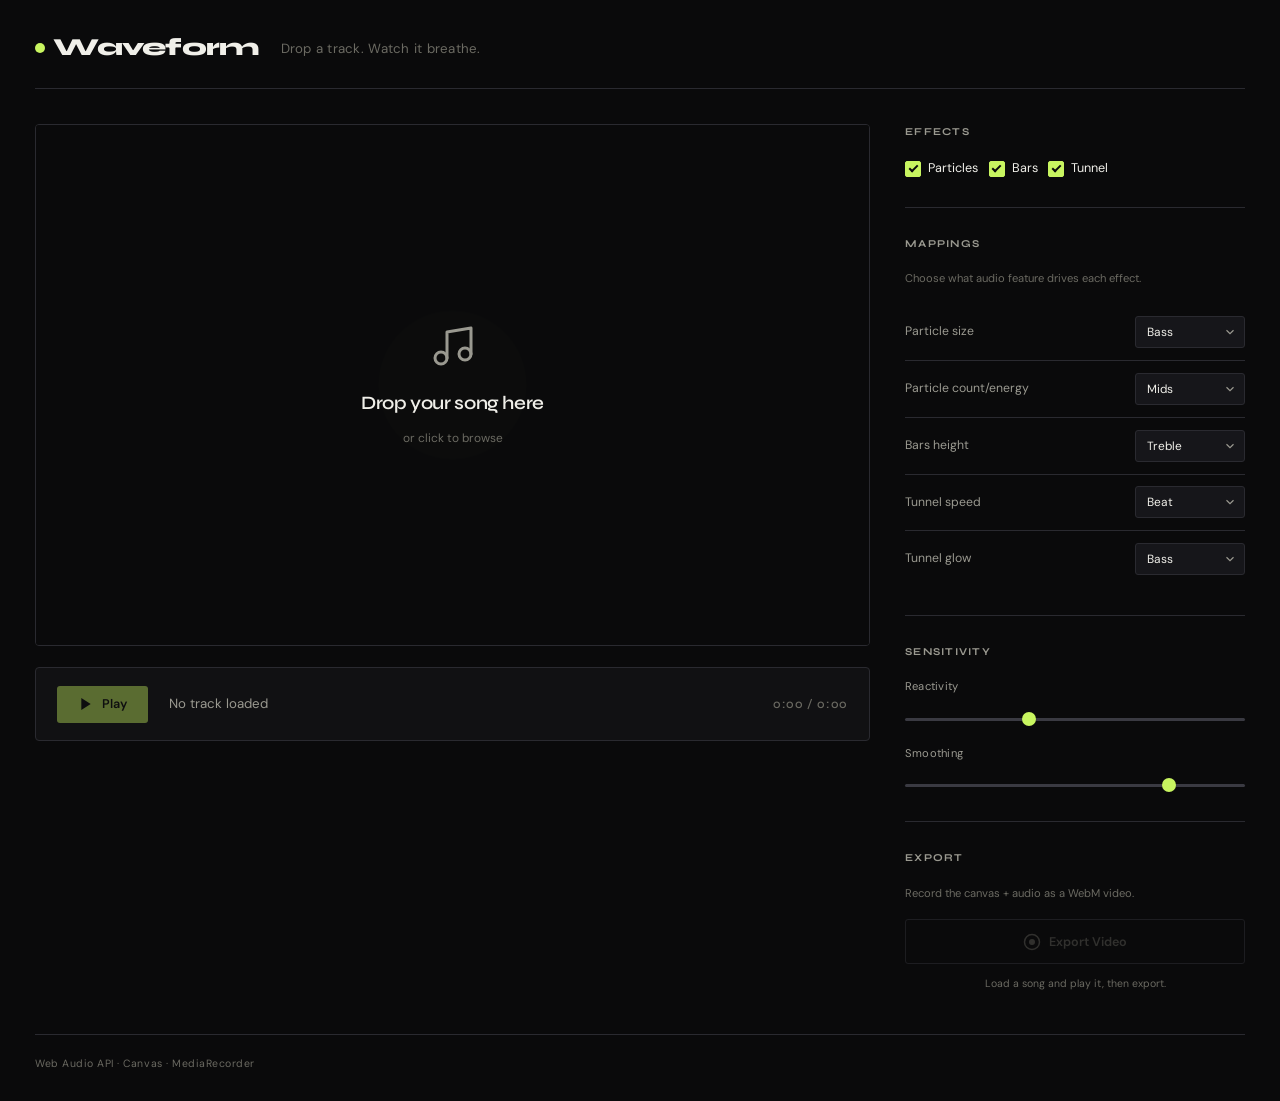
<file: music-visualizer-app/index.html>
<!DOCTYPE html>
<html lang="en">
<head>
  <meta charset="UTF-8">
  <meta name="viewport" content="width=device-width, initial-scale=1.0">
  <title>Music Visualizer</title>
  <link rel="preconnect" href="https://fonts.googleapis.com">
  <link rel="preconnect" href="https://fonts.gstatic.com" crossorigin>
  <link href="https://fonts.googleapis.com/css2?family=Syne:wght@400;600;700;800&family=DM+Sans:wght@400;500;600&display=swap" rel="stylesheet">
  <link rel="stylesheet" href="style.css">
</head>
<body>
  <div class="app">
    <header class="header">
      <div class="logo">
        <span class="logo-dot"></span>
        <span class="logo-text">Waveform</span>
      </div>
      <p class="tagline">Drop a track. Watch it breathe.</p>
    </header>

    <main class="main-grid">
      <!-- Left: Canvas + controls -->
      <section class="visual-panel">
        <div class="canvas-wrap" id="dropZone">
          <canvas id="visualizer"></canvas>
          <div class="drop-overlay" id="dropOverlay">
            <div class="drop-icon">
              <svg viewBox="0 0 24 24" fill="none" stroke="currentColor" stroke-width="1.5" stroke-linecap="round" stroke-linejoin="round">
                <path d="M9 18V5l12-2v13"></path>
                <circle cx="6" cy="18" r="3"></circle>
                <circle cx="18" cy="16" r="3"></circle>
              </svg>
            </div>
            <p class="drop-title">Drop your song here</p>
            <p class="drop-sub">or click to browse</p>
            <input type="file" id="audioFile" accept="audio/*" hidden>
          </div>
        </div>

        <div class="transport">
          <button class="btn-play" id="playBtn" disabled>
            <span class="play-icon" id="playIcon">
              <svg viewBox="0 0 24 24" fill="currentColor"><polygon points="5,3 19,12 5,21"></polygon></svg>
            </span>
            <span id="playLabel">Play</span>
          </button>
          <div class="track-info" id="trackInfo">
            <span class="track-name" id="trackName">No track loaded</span>
          </div>
          <div class="time-display" id="timeDisplay">0:00 / 0:00</div>
        </div>
      </section>

      <!-- Right: Controls -->
      <aside class="controls-panel">
        <div class="panel-section">
          <h2 class="section-title">Effects</h2>
          <div class="toggle-group">
            <label class="toggle-item">
              <input type="checkbox" id="fxParticles" checked>
              <span class="toggle-label">Particles</span>
            </label>
            <label class="toggle-item">
              <input type="checkbox" id="fxBars" checked>
              <span class="toggle-label">Bars</span>
            </label>
            <label class="toggle-item">
              <input type="checkbox" id="fxTunnel" checked>
              <span class="toggle-label">Tunnel</span>
            </label>
          </div>
        </div>

        <div class="panel-section">
          <h2 class="section-title">Mappings</h2>
          <p class="section-hint">Choose what audio feature drives each effect.</p>

          <div class="mapping-row">
            <span class="mapping-label">Particle size</span>
            <select id="mapParticleSize" class="mapping-select">
              <option value="bass" selected>Bass</option>
              <option value="mids">Mids</option>
              <option value="treble">Treble</option>
              <option value="beat">Beat</option>
            </select>
          </div>
          <div class="mapping-row">
            <span class="mapping-label">Particle count/energy</span>
            <select id="mapParticleCount" class="mapping-select">
              <option value="bass">Bass</option>
              <option value="mids" selected>Mids</option>
              <option value="treble">Treble</option>
              <option value="beat">Beat</option>
            </select>
          </div>
          <div class="mapping-row">
            <span class="mapping-label">Bars height</span>
            <select id="mapBars" class="mapping-select">
              <option value="bass">Bass</option>
              <option value="mids">Mids</option>
              <option value="treble" selected>Treble</option>
              <option value="beat">Beat</option>
            </select>
          </div>
          <div class="mapping-row">
            <span class="mapping-label">Tunnel speed</span>
            <select id="mapTunnelSpeed" class="mapping-select">
              <option value="bass">Bass</option>
              <option value="mids">Mids</option>
              <option value="treble">Treble</option>
              <option value="beat" selected>Beat</option>
            </select>
          </div>
          <div class="mapping-row">
            <span class="mapping-label">Tunnel glow</span>
            <select id="mapTunnelGlow" class="mapping-select">
              <option value="bass" selected>Bass</option>
              <option value="mids">Mids</option>
              <option value="treble">Treble</option>
              <option value="beat">Beat</option>
            </select>
          </div>
        </div>

        <div class="panel-section">
          <h2 class="section-title">Sensitivity</h2>
          <div class="slider-row">
            <label for="sensitivity">Reactivity</label>
            <input type="range" id="sensitivity" min="0.5" max="3" step="0.1" value="1.4">
          </div>
          <div class="slider-row">
            <label for="smoothness">Smoothing</label>
            <input type="range" id="smoothness" min="0" max="0.95" step="0.05" value="0.75">
          </div>
        </div>

        <div class="panel-section export-section">
          <h2 class="section-title">Export</h2>
          <p class="section-hint">Record the canvas + audio as a WebM video.</p>
          <button class="btn-export" id="exportBtn" disabled>
            <svg viewBox="0 0 24 24" fill="none" stroke="currentColor" stroke-width="2" stroke-linecap="round" stroke-linejoin="round">
              <circle cx="12" cy="12" r="10"></circle>
              <circle cx="12" cy="12" r="3" fill="currentColor"></circle>
            </svg>
            <span id="exportLabel">Export Video</span>
          </button>
          <p class="export-note" id="exportNote">Load a song and play it, then export.</p>
        </div>
      </aside>
    </main>

    <footer class="footer">
      <span>Web Audio API · Canvas · MediaRecorder</span>
    </footer>
  </div>

  <script src="app.js"></script>
</body>
</html>
</file>
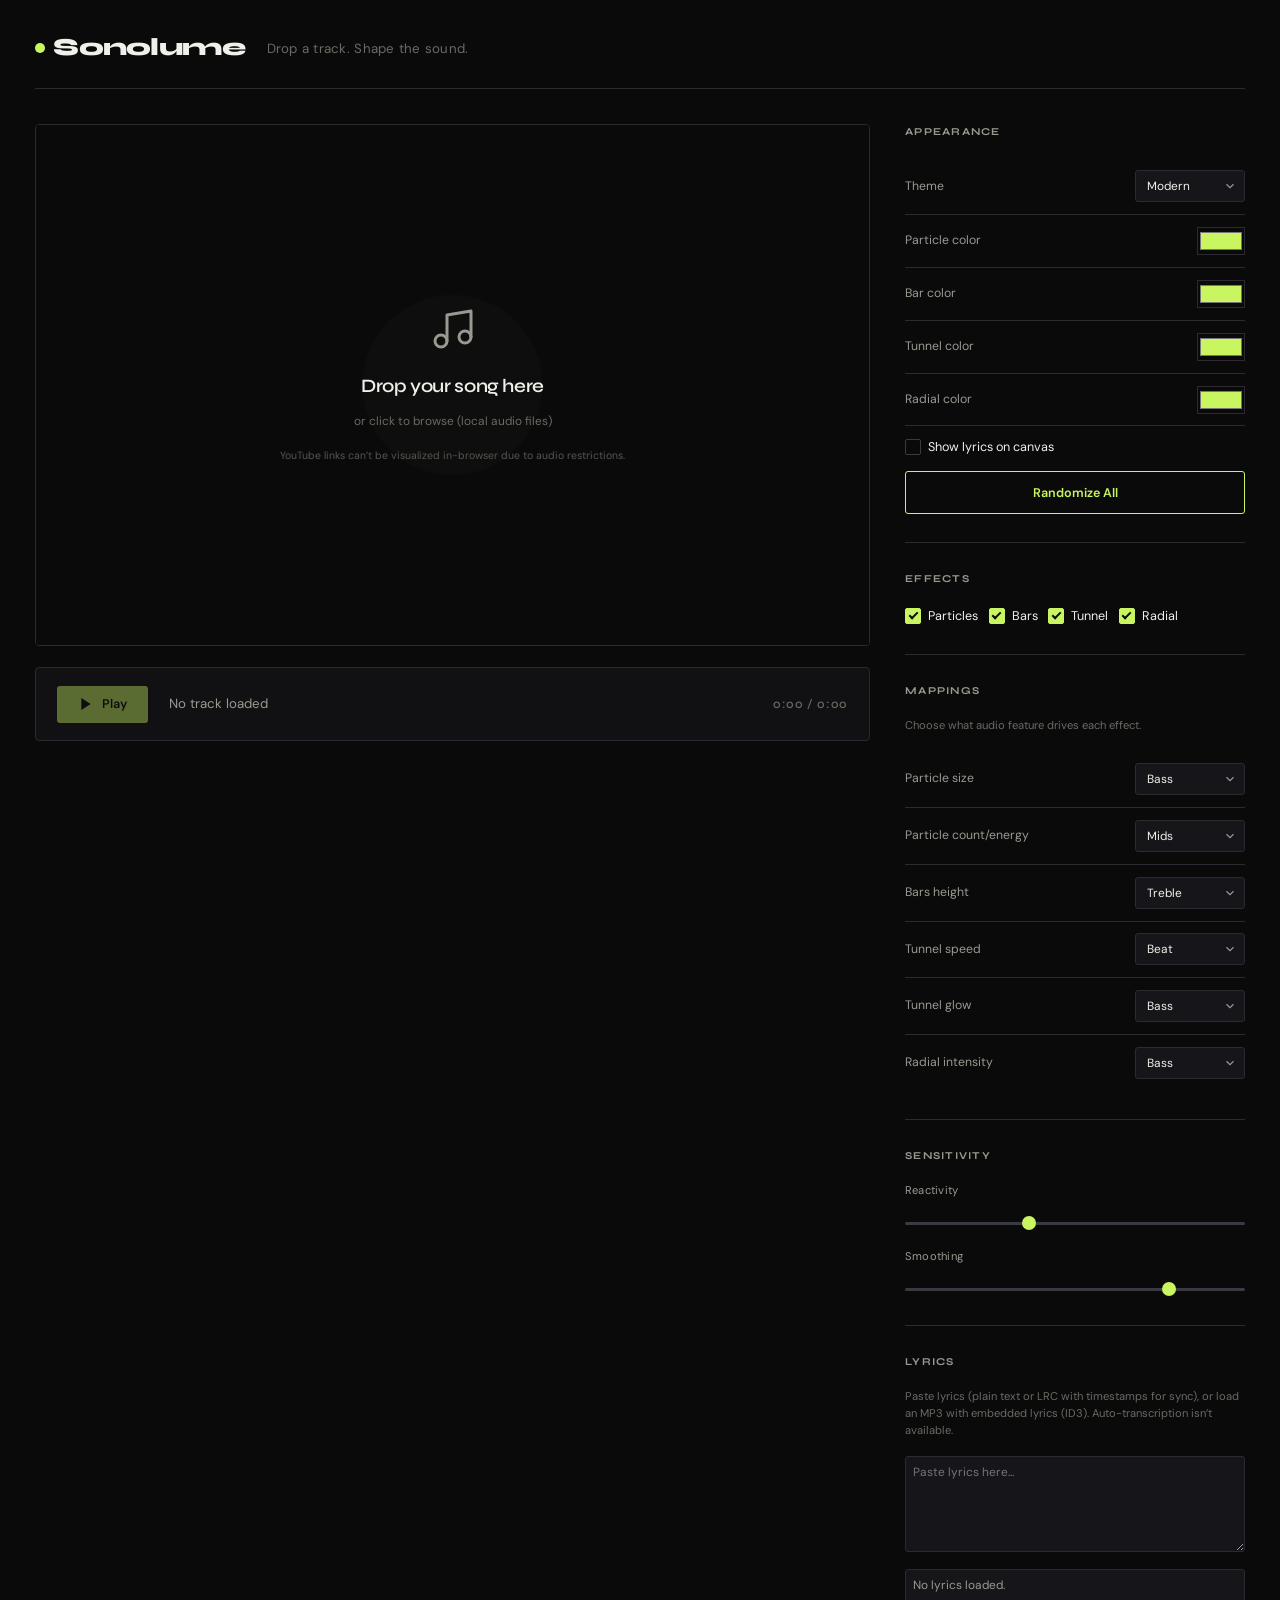
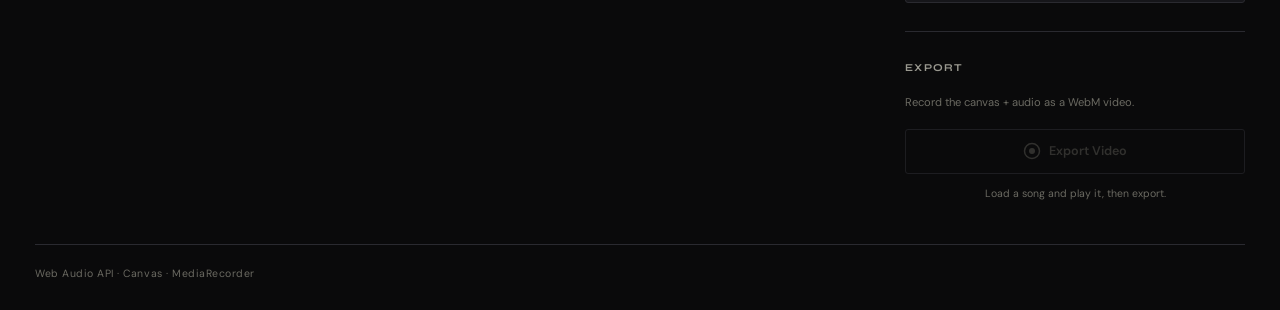
<file: sonolume-music-visualizer/music-visualizer-app/index.html>
<!DOCTYPE html>
<html lang="en">
<head>
  <meta charset="UTF-8">
  <meta name="viewport" content="width=device-width, initial-scale=1.0">
  <title>Sonolume</title>
  <link rel="preconnect" href="https://fonts.googleapis.com">
  <link rel="preconnect" href="https://fonts.gstatic.com" crossorigin>
  <link href="https://fonts.googleapis.com/css2?family=Syne:wght@400;600;700;800&family=DM+Sans:wght@400;500;600&display=swap" rel="stylesheet">
  <link rel="stylesheet" href="style.css">
</head>
<body>
  <div class="app">
    <header class="header">
      <div class="logo">
        <span class="logo-dot"></span>
        <span class="logo-text">Sonolume</span>
      </div>
      <p class="tagline">Drop a track. Shape the sound.</p>
    </header>

    <main class="main-grid">
      <!-- Left: Canvas + controls -->
      <section class="visual-panel">
        <div class="canvas-wrap" id="dropZone">
          <canvas id="visualizer"></canvas>
          <div class="drop-overlay" id="dropOverlay">
            <div class="drop-icon">
              <svg viewBox="0 0 24 24" fill="none" stroke="currentColor" stroke-width="1.5" stroke-linecap="round" stroke-linejoin="round">
                <path d="M9 18V5l12-2v13"></path>
                <circle cx="6" cy="18" r="3"></circle>
                <circle cx="18" cy="16" r="3"></circle>
              </svg>
            </div>
            <p class="drop-title">Drop your song here</p>
            <p class="drop-sub">or click to browse (local audio files)</p>
            <p class="drop-sub" style="margin-top:0.5rem;font-size:0.75rem;opacity:0.8;">YouTube links can’t be visualized in-browser due to audio restrictions.</p>
            <input type="file" id="audioFile" accept="audio/*" hidden>
          </div>
        </div>

        <div class="transport">
          <button class="btn-play" id="playBtn" disabled>
            <span class="play-icon" id="playIcon">
              <svg viewBox="0 0 24 24" fill="currentColor"><polygon points="5,3 19,12 5,21"></polygon></svg>
            </span>
            <span id="playLabel">Play</span>
          </button>
          <div class="track-info" id="trackInfo">
            <span class="track-name" id="trackName">No track loaded</span>
          </div>
          <div class="time-display" id="timeDisplay">0:00 / 0:00</div>
        </div>
      </section>

      <!-- Right: Controls -->
      <aside class="controls-panel">
        <div class="panel-section">
          <h2 class="section-title">Appearance</h2>
          <div class="mapping-row">
            <span class="mapping-label">Theme</span>
            <select id="themeSelect" class="mapping-select">
              <option value="modern" selected>Modern</option>
              <option value="retro">Retro</option>
              <option value="disco">Disco</option>
            </select>
          </div>
          <div class="mapping-row">
            <span class="mapping-label">Particle color</span>
            <input type="color" id="particleColor" value="#c8f560" style="width:48px;height:28px;border:1px solid var(--border);background:transparent;cursor:pointer;">
          </div>
          <div class="mapping-row">
            <span class="mapping-label">Bar color</span>
            <input type="color" id="barColor" value="#c8f560" style="width:48px;height:28px;border:1px solid var(--border);background:transparent;cursor:pointer;">
          </div>
          <div class="mapping-row">
            <span class="mapping-label">Tunnel color</span>
            <input type="color" id="tunnelColor" value="#c8f560" style="width:48px;height:28px;border:1px solid var(--border);background:transparent;cursor:pointer;">
          </div>
          <div class="mapping-row">
            <span class="mapping-label">Radial color</span>
            <input type="color" id="radialColor" value="#c8f560" style="width:48px;height:28px;border:1px solid var(--border);background:transparent;cursor:pointer;">
          </div>
          <div class="toggle-item" style="margin-top:0.75rem;">
            <input type="checkbox" id="showLyricsCanvas">
            <span class="toggle-label">Show lyrics on canvas</span>
          </div>
          <div style="margin-top:1rem;">
            <button id="randomizeBtn" class="btn-export" style="width:100%;" type="button">Randomize All</button>
          </div>
        </div>

        <div class="panel-section">
          <h2 class="section-title">Effects</h2>
          <div class="toggle-group">
            <label class="toggle-item">
              <input type="checkbox" id="fxParticles" checked>
              <span class="toggle-label">Particles</span>
            </label>
            <label class="toggle-item">
              <input type="checkbox" id="fxBars" checked>
              <span class="toggle-label">Bars</span>
            </label>
            <label class="toggle-item">
              <input type="checkbox" id="fxTunnel" checked>
              <span class="toggle-label">Tunnel</span>
            </label>
            <label class="toggle-item">
              <input type="checkbox" id="fxRadial" checked>
              <span class="toggle-label">Radial</span>
            </label>
          </div>
        </div>

        <div class="panel-section">
          <h2 class="section-title">Mappings</h2>
          <p class="section-hint">Choose what audio feature drives each effect.</p>

          <div class="mapping-row">
            <span class="mapping-label">Particle size</span>
            <select id="mapParticleSize" class="mapping-select">
              <option value="bass" selected>Bass</option>
              <option value="mids">Mids</option>
              <option value="treble">Treble</option>
              <option value="beat">Beat</option>
            </select>
          </div>
          <div class="mapping-row">
            <span class="mapping-label">Particle count/energy</span>
            <select id="mapParticleCount" class="mapping-select">
              <option value="bass">Bass</option>
              <option value="mids" selected>Mids</option>
              <option value="treble">Treble</option>
              <option value="beat">Beat</option>
            </select>
          </div>
          <div class="mapping-row">
            <span class="mapping-label">Bars height</span>
            <select id="mapBars" class="mapping-select">
              <option value="bass">Bass</option>
              <option value="mids">Mids</option>
              <option value="treble" selected>Treble</option>
              <option value="beat">Beat</option>
            </select>
          </div>
          <div class="mapping-row">
            <span class="mapping-label">Tunnel speed</span>
            <select id="mapTunnelSpeed" class="mapping-select">
              <option value="bass">Bass</option>
              <option value="mids">Mids</option>
              <option value="treble">Treble</option>
              <option value="beat" selected>Beat</option>
            </select>
          </div>
          <div class="mapping-row">
            <span class="mapping-label">Tunnel glow</span>
            <select id="mapTunnelGlow" class="mapping-select">
              <option value="bass" selected>Bass</option>
              <option value="mids">Mids</option>
              <option value="treble">Treble</option>
              <option value="beat">Beat</option>
            </select>
          </div>
          <div class="mapping-row">
            <span class="mapping-label">Radial intensity</span>
            <select id="mapRadial" class="mapping-select">
              <option value="bass" selected>Bass</option>
              <option value="mids">Mids</option>
              <option value="treble">Treble</option>
              <option value="beat">Beat</option>
            </select>
          </div>
        </div>

        <div class="panel-section">
          <h2 class="section-title">Sensitivity</h2>
          <div class="slider-row">
            <label for="sensitivity">Reactivity</label>
            <input type="range" id="sensitivity" min="0.5" max="3" step="0.1" value="1.4">
          </div>
          <div class="slider-row">
            <label for="smoothness">Smoothing</label>
            <input type="range" id="smoothness" min="0" max="0.95" step="0.05" value="0.75">
          </div>
        </div>

        <div class="panel-section">
          <h2 class="section-title">Lyrics</h2>
          <p class="section-hint">Paste lyrics (plain text or LRC with timestamps for sync), or load an MP3 with embedded lyrics (ID3). Auto-transcription isn’t available.</p>
          <textarea id="lyricsInput" rows="5" placeholder="Paste lyrics here..." style="width:100%;resize:vertical;padding:0.5rem;background:var(--bg-panel-alt);border:1px solid var(--border);color:var(--text-primary);border-radius:3px;font-family:var(--font-body);font-size:0.85rem;"></textarea>
          <div id="lyricsDisplay" style="margin-top:0.75rem;max-height:160px;overflow:auto;padding:0.5rem;background:var(--bg-panel-alt);border:1px solid var(--border);border-radius:3px;color:var(--text-secondary);font-size:0.85rem;white-space:pre-wrap;line-height:1.5;">No lyrics loaded.</div>
        </div>

        <div class="panel-section export-section">
          <h2 class="section-title">Export</h2>
          <p class="section-hint">Record the canvas + audio as a WebM video.</p>
          <button class="btn-export" id="exportBtn" disabled>
            <svg viewBox="0 0 24 24" fill="none" stroke="currentColor" stroke-width="2" stroke-linecap="round" stroke-linejoin="round">
              <circle cx="12" cy="12" r="10"></circle>
              <circle cx="12" cy="12" r="3" fill="currentColor"></circle>
            </svg>
            <span id="exportLabel">Export Video</span>
          </button>
          <p class="export-note" id="exportNote">Load a song and play it, then export.</p>
        </div>
      </aside>
    </main>

    <footer class="footer">
      <span>Web Audio API · Canvas · MediaRecorder</span>
    </footer>
  </div>

  <script src="app.js"></script>
</body>
</html>
</file>
<file: music-visualizer-app/style.css>
/* Music Visualizer - Waveform */
*, *::before, *::after {
  margin: 0;
  padding: 0;
  box-sizing: border-box;
}

:root {
  --bg-deep: #0a0a0b;
  --bg-panel: #111113;
  --bg-panel-alt: #16161a;
  --border: #2a2a30;
  --border-light: #3a3a42;
  --text-primary: #f0efe9;
  --text-secondary: #9a9990;
  --text-muted: #6b6a62;
  --accent: #c8f560;
  --accent-dim: rgba(200, 245, 96, 0.15);
  --accent-glow: rgba(200, 245, 96, 0.35);
  --warm: #e8a87c;
  --font-display: 'Syne', sans-serif;
  --font-body: 'DM Sans', sans-serif;
}

html {
  font-size: 14px;
}

body {
  font-family: var(--font-body);
  background-color: var(--bg-deep);
  color: var(--text-primary);
  min-height: 100vh;
  line-height: 1.6;
  -webkit-font-smoothing: antialiased;
}

.app {
  max-width: 1440px;
  margin: 0 auto;
  padding: 2rem 2.5rem;
  min-height: 100vh;
  display: flex;
  flex-direction: column;
}

/* Header */
.header {
  display: flex;
  align-items: baseline;
  gap: 1.5rem;
  margin-bottom: 2.5rem;
  padding-bottom: 1.5rem;
  border-bottom: 1px solid var(--border);
}

.logo {
  display: flex;
  align-items: center;
  gap: 0.6rem;
}

.logo-dot {
  width: 10px;
  height: 10px;
  background: var(--accent);
  border-radius: 50%;
  animation: pulse-dot 2s ease-in-out infinite;
}

@keyframes pulse-dot {
  0%, 100% { opacity: 1; transform: scale(1); }
  50% { opacity: 0.6; transform: scale(0.8); }
}

.logo-text {
  font-family: var(--font-display);
  font-size: 1.75rem;
  font-weight: 800;
  letter-spacing: -0.03em;
  color: var(--text-primary);
}

.tagline {
  font-size: 0.95rem;
  color: var(--text-muted);
  font-weight: 400;
  letter-spacing: 0.02em;
}

/* Main Grid */
.main-grid {
  display: grid;
  grid-template-columns: 1fr 340px;
  gap: 2.5rem;
  flex: 1;
}

@media (max-width: 960px) {
  .main-grid {
    grid-template-columns: 1fr;
  }
}

/* Visual Panel */
.visual-panel {
  display: flex;
  flex-direction: column;
  gap: 1.5rem;
}

.canvas-wrap {
  position: relative;
  width: 100%;
  aspect-ratio: 16 / 10;
  background: var(--bg-panel);
  border: 1px solid var(--border);
  border-radius: 4px;
  overflow: hidden;
  cursor: pointer;
}

.canvas-wrap.dragover {
  border-color: var(--accent);
  background: var(--accent-dim);
}

#visualizer {
  display: block;
  width: 100%;
  height: 100%;
}

.drop-overlay {
  position: absolute;
  inset: 0;
  display: flex;
  flex-direction: column;
  align-items: center;
  justify-content: center;
  gap: 0.75rem;
  background: rgba(10, 10, 11, 0.85);
  transition: opacity 0.3s ease, visibility 0.3s ease;
  pointer-events: none;
}

.drop-overlay.hidden {
  opacity: 0;
  visibility: hidden;
}

.drop-icon {
  width: 48px;
  height: 48px;
  color: var(--text-secondary);
  margin-bottom: 0.5rem;
}

.drop-icon svg {
  width: 100%;
  height: 100%;
}

.drop-title {
  font-family: var(--font-display);
  font-size: 1.35rem;
  font-weight: 600;
  color: var(--text-primary);
  letter-spacing: -0.02em;
}

.drop-sub {
  font-size: 0.85rem;
  color: var(--text-muted);
}

/* Transport */
.transport {
  display: flex;
  align-items: center;
  gap: 1.5rem;
  padding: 1.25rem 1.5rem;
  background: var(--bg-panel);
  border: 1px solid var(--border);
  border-radius: 4px;
}

.btn-play {
  display: flex;
  align-items: center;
  gap: 0.6rem;
  padding: 0.75rem 1.5rem;
  background: var(--accent);
  color: #0a0a0b;
  border: none;
  border-radius: 3px;
  font-family: var(--font-body);
  font-size: 0.9rem;
  font-weight: 600;
  cursor: pointer;
  transition: all 0.2s ease;
}

.btn-play:hover:not(:disabled) {
  background: #d4ff6a;
  transform: translateY(-1px);
}

.btn-play:disabled {
  opacity: 0.4;
  cursor: not-allowed;
}

.play-icon {
  width: 16px;
  height: 16px;
  display: flex;
  align-items: center;
  justify-content: center;
}

.play-icon svg {
  width: 100%;
  height: 100%;
}

.track-info {
  flex: 1;
  min-width: 0;
}

.track-name {
  font-size: 0.95rem;
  color: var(--text-secondary);
  white-space: nowrap;
  overflow: hidden;
  text-overflow: ellipsis;
  display: block;
}

.time-display {
  font-family: var(--font-display);
  font-size: 0.9rem;
  font-weight: 500;
  color: var(--text-muted);
  letter-spacing: 0.05em;
  font-variant-numeric: tabular-nums;
}

/* Controls Panel */
.controls-panel {
  display: flex;
  flex-direction: column;
  gap: 2rem;
}

.panel-section {
  padding-bottom: 2rem;
  border-bottom: 1px solid var(--border);
}

.panel-section:last-child {
  border-bottom: none;
  padding-bottom: 0;
}

.section-title {
  font-family: var(--font-display);
  font-size: 0.75rem;
  font-weight: 700;
  letter-spacing: 0.12em;
  text-transform: uppercase;
  color: var(--text-secondary);
  margin-bottom: 1.25rem;
}

.section-hint {
  font-size: 0.8rem;
  color: var(--text-muted);
  margin-bottom: 1.25rem;
  line-height: 1.5;
}

/* Toggles */
.toggle-group {
  display: flex;
  flex-wrap: wrap;
  gap: 0.75rem;
}

.toggle-item {
  display: flex;
  align-items: center;
  gap: 0.5rem;
  cursor: pointer;
}

.toggle-item input {
  appearance: none;
  width: 16px;
  height: 16px;
  border: 1.5px solid var(--border-light);
  border-radius: 2px;
  background: transparent;
  cursor: pointer;
  position: relative;
  transition: all 0.2s ease;
}

.toggle-item input:checked {
  background: var(--accent);
  border-color: var(--accent);
}

.toggle-item input:checked::after {
  content: '';
  position: absolute;
  left: 4.5px;
  top: 1.5px;
  width: 5px;
  height: 9px;
  border: solid #0a0a0b;
  border-width: 0 2px 2px 0;
  transform: rotate(45deg);
}

.toggle-label {
  font-size: 0.9rem;
  color: var(--text-primary);
}

/* Mappings */
.mapping-row {
  display: flex;
  align-items: center;
  justify-content: space-between;
  padding: 0.85rem 0;
  border-bottom: 1px solid var(--border);
}

.mapping-row:last-child {
  border-bottom: none;
}

.mapping-label {
  font-size: 0.875rem;
  color: var(--text-secondary);
}

.mapping-select {
  appearance: none;
  padding: 0.5rem 2rem 0.5rem 0.75rem;
  background: var(--bg-panel-alt);
  border: 1px solid var(--border);
  border-radius: 3px;
  color: var(--text-primary);
  font-family: var(--font-body);
  font-size: 0.85rem;
  cursor: pointer;
  background-image: url("data:image/svg+xml,%3Csvg viewBox='0 0 24 24' fill='none' stroke='%239a9990' stroke-width='2' xmlns='http://www.w3.org/2000/svg'%3E%3Cpolyline points='6,9 12,15 18,9'%3E%3C/polyline%3E%3C/svg%3E");
  background-repeat: no-repeat;
  background-position: right 0.5rem center;
  background-size: 14px;
  min-width: 110px;
}

.mapping-select:focus {
  outline: none;
  border-color: var(--text-muted);
}

/* Sliders */
.slider-row {
  margin-bottom: 1.25rem;
}

.slider-row:last-child {
  margin-bottom: 0;
}

.slider-row label {
  display: block;
  font-size: 0.8rem;
  color: var(--text-secondary);
  margin-bottom: 0.6rem;
  letter-spacing: 0.02em;
}

.slider-row input[type="range"] {
  width: 100%;
  appearance: none;
  height: 3px;
  background: var(--border-light);
  border-radius: 2px;
  cursor: pointer;
}

.slider-row input[type="range"]::-webkit-slider-thumb {
  appearance: none;
  width: 14px;
  height: 14px;
  background: var(--accent);
  border-radius: 50%;
  cursor: pointer;
  transition: transform 0.15s ease;
}

.slider-row input[type="range"]::-webkit-slider-thumb:hover {
  transform: scale(1.15);
}

.slider-row input[type="range"]::-moz-range-thumb {
  width: 14px;
  height: 14px;
  background: var(--accent);
  border-radius: 50%;
  border: none;
  cursor: pointer;
}

/* Export */
.export-section {
  margin-top: auto;
}

.btn-export {
  display: flex;
  align-items: center;
  justify-content: center;
  gap: 0.6rem;
  width: 100%;
  padding: 0.9rem 1.5rem;
  background: transparent;
  border: 1.5px solid var(--accent);
  color: var(--accent);
  border-radius: 3px;
  font-family: var(--font-body);
  font-size: 0.9rem;
  font-weight: 600;
  cursor: pointer;
  transition: all 0.2s ease;
}

.btn-export:hover:not(:disabled) {
  background: var(--accent-dim);
}

.btn-export:disabled {
  opacity: 0.4;
  cursor: not-allowed;
  border-color: var(--border-light);
  color: var(--text-muted);
}

.btn-export svg {
  width: 18px;
  height: 18px;
}

.export-note {
  font-size: 0.75rem;
  color: var(--text-muted);
  margin-top: 0.85rem;
  text-align: center;
  line-height: 1.5;
}

.export-note.recording {
  color: var(--warm);
}

/* Footer */
.footer {
  margin-top: 3rem;
  padding-top: 1.5rem;
  border-top: 1px solid var(--border);
  font-size: 0.75rem;
  color: var(--text-muted);
  letter-spacing: 0.05em;
}
</file>
<file: sonolume-music-visualizer/music-visualizer-app/style.css>
/* Music Visualizer - Waveform */
*, *::before, *::after {
  margin: 0;
  padding: 0;
  box-sizing: border-box;
}

:root, body.theme-modern {
  --bg-deep: #0a0a0b;
  --bg-panel: #111113;
  --bg-panel-alt: #16161a;
  --border: #2a2a30;
  --border-light: #3a3a42;
  --text-primary: #f0efe9;
  --text-secondary: #9a9990;
  --text-muted: #6b6a62;
  --accent: #c8f560;
  --accent-dim: rgba(200, 245, 96, 0.15);
  --accent-glow: rgba(200, 245, 96, 0.35);
  --warm: #e8a87c;
  --font-display: 'Syne', sans-serif;
  --font-body: 'DM Sans', sans-serif;
}

body.theme-retro {
  --bg-deep: #1a1612;
  --bg-panel: #242018;
  --bg-panel-alt: #2e2920;
  --border: #4a4235;
  --border-light: #5c5344;
  --text-primary: #f5e6c8;
  --text-secondary: #c4b89a;
  --text-muted: #8a7f66;
  --accent: #ffb347;
  --accent-dim: rgba(255, 179, 71, 0.15);
  --accent-glow: rgba(255, 179, 71, 0.35);
  --warm: #ff6b6b;
  --font-display: 'Syne', sans-serif;
  --font-body: 'DM Sans', sans-serif;
}

body.theme-disco {
  --bg-deep: #0d0818;
  --bg-panel: #150f28;
  --bg-panel-alt: #1e1538;
  --border: #3d2a5c;
  --border-light: #5a3d8a;
  --text-primary: #f0eaff;
  --text-secondary: #b8a8e8;
  --text-muted: #7a6aaa;
  --accent: #e040fb;
  --accent-dim: rgba(224, 64, 251, 0.15);
  --accent-glow: rgba(224, 64, 251, 0.4);
  --warm: #00e5ff;
  --font-display: 'Syne', sans-serif;
  --font-body: 'DM Sans', sans-serif;
}

html {
  font-size: 14px;
}

body {
  font-family: var(--font-body);
  background-color: var(--bg-deep);
  color: var(--text-primary);
  min-height: 100vh;
  line-height: 1.6;
  -webkit-font-smoothing: antialiased;
}

.app {
  max-width: 1440px;
  margin: 0 auto;
  padding: 2rem 2.5rem;
  min-height: 100vh;
  display: flex;
  flex-direction: column;
}

/* Header */
.header {
  display: flex;
  align-items: baseline;
  gap: 1.5rem;
  margin-bottom: 2.5rem;
  padding-bottom: 1.5rem;
  border-bottom: 1px solid var(--border);
}

.logo {
  display: flex;
  align-items: center;
  gap: 0.6rem;
}

.logo-dot {
  width: 10px;
  height: 10px;
  background: var(--accent);
  border-radius: 50%;
  animation: pulse-dot 2s ease-in-out infinite;
}

@keyframes pulse-dot {
  0%, 100% { opacity: 1; transform: scale(1); }
  50% { opacity: 0.6; transform: scale(0.8); }
}

.logo-text {
  font-family: var(--font-display);
  font-size: 1.75rem;
  font-weight: 800;
  letter-spacing: -0.03em;
  color: var(--text-primary);
}

.tagline {
  font-size: 0.95rem;
  color: var(--text-muted);
  font-weight: 400;
  letter-spacing: 0.02em;
}

/* Main Grid */
.main-grid {
  display: grid;
  grid-template-columns: 1fr 340px;
  gap: 2.5rem;
  flex: 1;
}

@media (max-width: 960px) {
  .main-grid {
    grid-template-columns: 1fr;
  }
}

/* Visual Panel */
.visual-panel {
  display: flex;
  flex-direction: column;
  gap: 1.5rem;
}

.canvas-wrap {
  position: relative;
  width: 100%;
  aspect-ratio: 16 / 10;
  background: var(--bg-panel);
  border: 1px solid var(--border);
  border-radius: 4px;
  overflow: hidden;
  cursor: pointer;
}

.canvas-wrap.dragover {
  border-color: var(--accent);
  background: var(--accent-dim);
}

#visualizer {
  display: block;
  width: 100%;
  height: 100%;
}

.drop-overlay {
  position: absolute;
  inset: 0;
  display: flex;
  flex-direction: column;
  align-items: center;
  justify-content: center;
  gap: 0.75rem;
  background: rgba(10, 10, 11, 0.85);
  transition: opacity 0.3s ease, visibility 0.3s ease;
  pointer-events: none;
}

.drop-overlay.hidden {
  opacity: 0;
  visibility: hidden;
}

.drop-icon {
  width: 48px;
  height: 48px;
  color: var(--text-secondary);
  margin-bottom: 0.5rem;
}

.drop-icon svg {
  width: 100%;
  height: 100%;
}

.drop-title {
  font-family: var(--font-display);
  font-size: 1.35rem;
  font-weight: 600;
  color: var(--text-primary);
  letter-spacing: -0.02em;
}

.drop-sub {
  font-size: 0.85rem;
  color: var(--text-muted);
}

/* Transport */
.transport {
  display: flex;
  align-items: center;
  gap: 1.5rem;
  padding: 1.25rem 1.5rem;
  background: var(--bg-panel);
  border: 1px solid var(--border);
  border-radius: 4px;
}

.btn-play {
  display: flex;
  align-items: center;
  gap: 0.6rem;
  padding: 0.75rem 1.5rem;
  background: var(--accent);
  color: #0a0a0b;
  border: none;
  border-radius: 3px;
  font-family: var(--font-body);
  font-size: 0.9rem;
  font-weight: 600;
  cursor: pointer;
  transition: all 0.2s ease;
}

.btn-play:hover:not(:disabled) {
  background: #d4ff6a;
  transform: translateY(-1px);
}

.btn-play:disabled {
  opacity: 0.4;
  cursor: not-allowed;
}

.play-icon {
  width: 16px;
  height: 16px;
  display: flex;
  align-items: center;
  justify-content: center;
}

.play-icon svg {
  width: 100%;
  height: 100%;
}

.track-info {
  flex: 1;
  min-width: 0;
}

.track-name {
  font-size: 0.95rem;
  color: var(--text-secondary);
  white-space: nowrap;
  overflow: hidden;
  text-overflow: ellipsis;
  display: block;
}

.time-display {
  font-family: var(--font-display);
  font-size: 0.9rem;
  font-weight: 500;
  color: var(--text-muted);
  letter-spacing: 0.05em;
  font-variant-numeric: tabular-nums;
}

/* Controls Panel */
.controls-panel {
  display: flex;
  flex-direction: column;
  gap: 2rem;
}

.panel-section {
  padding-bottom: 2rem;
  border-bottom: 1px solid var(--border);
}

.panel-section:last-child {
  border-bottom: none;
  padding-bottom: 0;
}

.section-title {
  font-family: var(--font-display);
  font-size: 0.75rem;
  font-weight: 700;
  letter-spacing: 0.12em;
  text-transform: uppercase;
  color: var(--text-secondary);
  margin-bottom: 1.25rem;
}

.section-hint {
  font-size: 0.8rem;
  color: var(--text-muted);
  margin-bottom: 1.25rem;
  line-height: 1.5;
}

/* Toggles */
.toggle-group {
  display: flex;
  flex-wrap: wrap;
  gap: 0.75rem;
}

.toggle-item {
  display: flex;
  align-items: center;
  gap: 0.5rem;
  cursor: pointer;
}

.toggle-item input {
  appearance: none;
  width: 16px;
  height: 16px;
  border: 1.5px solid var(--border-light);
  border-radius: 2px;
  background: transparent;
  cursor: pointer;
  position: relative;
  transition: all 0.2s ease;
}

.toggle-item input:checked {
  background: var(--accent);
  border-color: var(--accent);
}

.toggle-item input:checked::after {
  content: '';
  position: absolute;
  left: 4.5px;
  top: 1.5px;
  width: 5px;
  height: 9px;
  border: solid #0a0a0b;
  border-width: 0 2px 2px 0;
  transform: rotate(45deg);
}

.toggle-label {
  font-size: 0.9rem;
  color: var(--text-primary);
}

/* Mappings */
.mapping-row {
  display: flex;
  align-items: center;
  justify-content: space-between;
  padding: 0.85rem 0;
  border-bottom: 1px solid var(--border);
}

.mapping-row:last-child {
  border-bottom: none;
}

.mapping-label {
  font-size: 0.875rem;
  color: var(--text-secondary);
}

.mapping-select {
  appearance: none;
  padding: 0.5rem 2rem 0.5rem 0.75rem;
  background: var(--bg-panel-alt);
  border: 1px solid var(--border);
  border-radius: 3px;
  color: var(--text-primary);
  font-family: var(--font-body);
  font-size: 0.85rem;
  cursor: pointer;
  background-image: url("data:image/svg+xml,%3Csvg viewBox='0 0 24 24' fill='none' stroke='%239a9990' stroke-width='2' xmlns='http://www.w3.org/2000/svg'%3E%3Cpolyline points='6,9 12,15 18,9'%3E%3C/polyline%3E%3C/svg%3E");
  background-repeat: no-repeat;
  background-position: right 0.5rem center;
  background-size: 14px;
  min-width: 110px;
}

.mapping-select:focus {
  outline: none;
  border-color: var(--text-muted);
}

/* Sliders */
.slider-row {
  margin-bottom: 1.25rem;
}

.slider-row:last-child {
  margin-bottom: 0;
}

.slider-row label {
  display: block;
  font-size: 0.8rem;
  color: var(--text-secondary);
  margin-bottom: 0.6rem;
  letter-spacing: 0.02em;
}

.slider-row input[type="range"] {
  width: 100%;
  appearance: none;
  height: 3px;
  background: var(--border-light);
  border-radius: 2px;
  cursor: pointer;
}

.slider-row input[type="range"]::-webkit-slider-thumb {
  appearance: none;
  width: 14px;
  height: 14px;
  background: var(--accent);
  border-radius: 50%;
  cursor: pointer;
  transition: transform 0.15s ease;
}

.slider-row input[type="range"]::-webkit-slider-thumb:hover {
  transform: scale(1.15);
}

.slider-row input[type="range"]::-moz-range-thumb {
  width: 14px;
  height: 14px;
  background: var(--accent);
  border-radius: 50%;
  border: none;
  cursor: pointer;
}

/* Export */
.export-section {
  margin-top: auto;
}

.btn-export {
  display: flex;
  align-items: center;
  justify-content: center;
  gap: 0.6rem;
  width: 100%;
  padding: 0.9rem 1.5rem;
  background: transparent;
  border: 1.5px solid var(--accent);
  color: var(--accent);
  border-radius: 3px;
  font-family: var(--font-body);
  font-size: 0.9rem;
  font-weight: 600;
  cursor: pointer;
  transition: all 0.2s ease;
}

.btn-export:hover:not(:disabled) {
  background: var(--accent-dim);
}

.btn-export:disabled {
  opacity: 0.4;
  cursor: not-allowed;
  border-color: var(--border-light);
  color: var(--text-muted);
}

.btn-export svg {
  width: 18px;
  height: 18px;
}

.export-note {
  font-size: 0.75rem;
  color: var(--text-muted);
  margin-top: 0.85rem;
  text-align: center;
  line-height: 1.5;
}

.export-note.recording {
  color: var(--warm);
}

/* Footer */
.footer {
  margin-top: 3rem;
  padding-top: 1.5rem;
  border-top: 1px solid var(--border);
  font-size: 0.75rem;
  color: var(--text-muted);
  letter-spacing: 0.05em;
}
</file>
